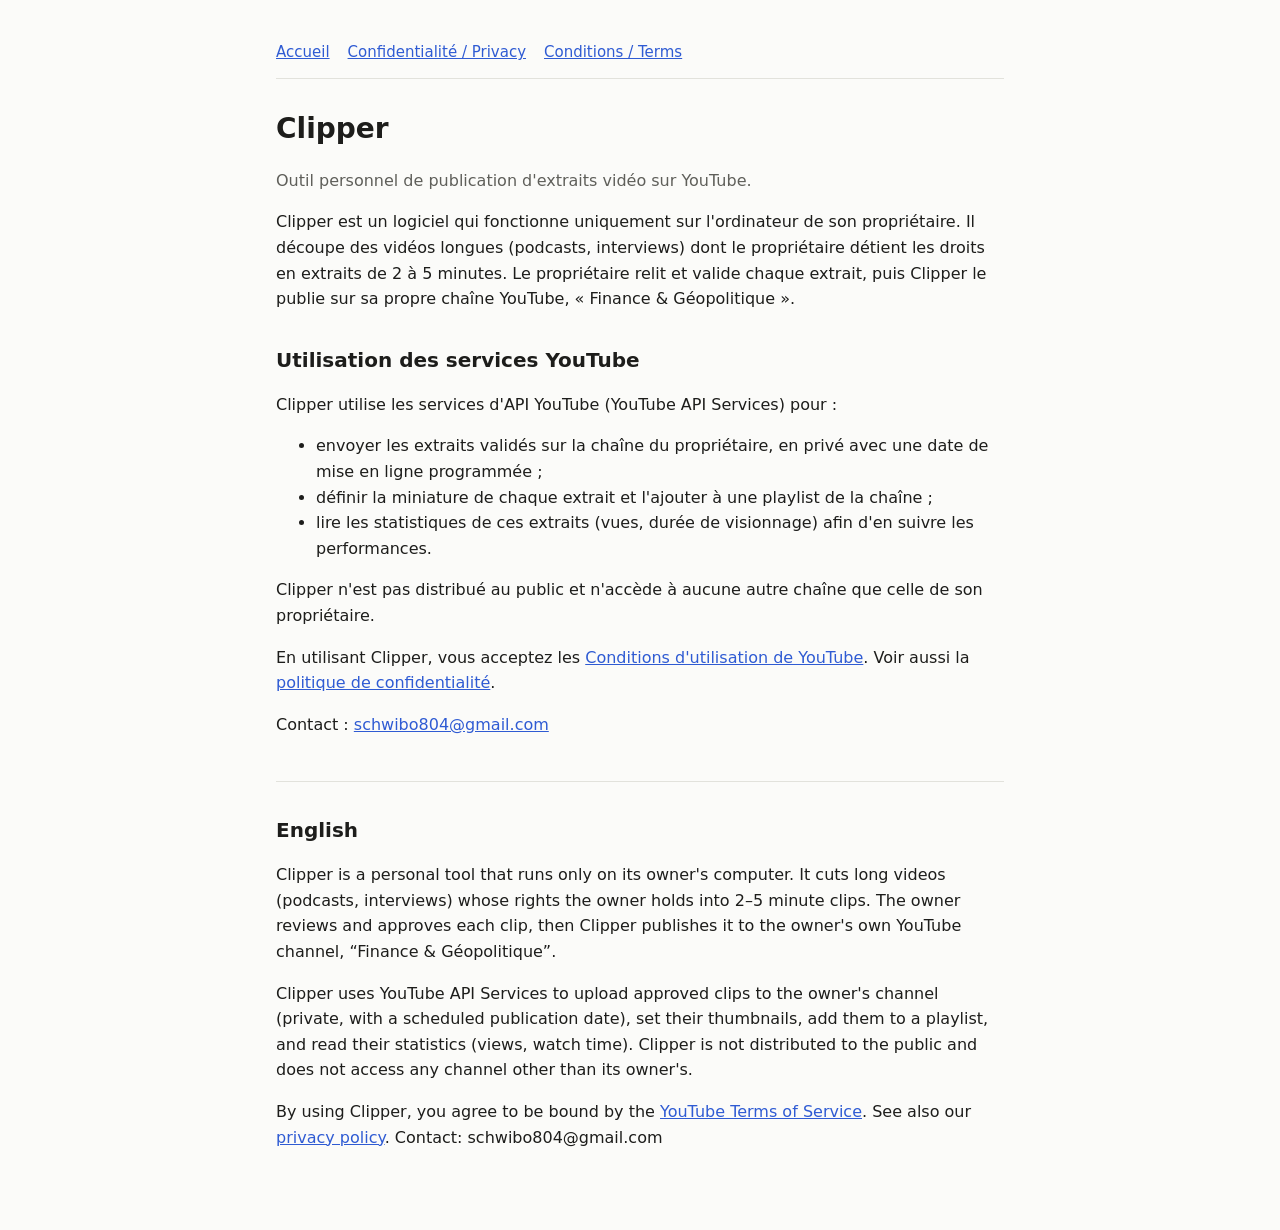
<file: index.html>
<!doctype html>
<html lang="fr">
<head>
<meta charset="utf-8">
<meta name="viewport" content="width=device-width, initial-scale=1">
<meta name="google-site-verification" content="MTquy3tRxtunpbEa5h59zuQDjsoPejM9DNvMOtLiqFQ" />
<title>Clipper</title>
<link rel="stylesheet" href="style.css">
</head>
<body>
<main>
<nav><a href="index.html">Accueil</a><a href="confidentialite.html">Confidentialité / Privacy</a><a href="conditions.html">Conditions / Terms</a></nav>

<h1>Clipper</h1>
<p class="doux">Outil personnel de publication d'extraits vidéo sur YouTube.</p>

<p>Clipper est un logiciel qui fonctionne uniquement sur l'ordinateur de son propriétaire. Il découpe des vidéos longues
(podcasts, interviews) dont le propriétaire détient les droits en extraits de 2 à 5 minutes. Le propriétaire relit et
valide chaque extrait, puis Clipper le publie sur sa propre chaîne YouTube, « Finance &amp; Géopolitique ».</p>

<h2>Utilisation des services YouTube</h2>
<p>Clipper utilise les services d'API YouTube (YouTube API Services) pour :</p>
<ul>
  <li>envoyer les extraits validés sur la chaîne du propriétaire, en privé avec une date de mise en ligne programmée ;</li>
  <li>définir la miniature de chaque extrait et l'ajouter à une playlist de la chaîne ;</li>
  <li>lire les statistiques de ces extraits (vues, durée de visionnage) afin d'en suivre les performances.</li>
</ul>
<p>Clipper n'est pas distribué au public et n'accède à aucune autre chaîne que celle de son propriétaire.</p>
<p>En utilisant Clipper, vous acceptez les <a href="https://www.youtube.com/t/terms">Conditions d'utilisation de YouTube</a>.
Voir aussi la <a href="confidentialite.html">politique de confidentialité</a>.</p>

<p>Contact : <a href="mailto:schwibo804@gmail.com">schwibo804@gmail.com</a></p>

<hr>
<h2 lang="en">English</h2>
<div lang="en">
<p>Clipper is a personal tool that runs only on its owner's computer. It cuts long videos (podcasts, interviews) whose
rights the owner holds into 2–5 minute clips. The owner reviews and approves each clip, then Clipper publishes it to
the owner's own YouTube channel, “Finance &amp; Géopolitique”.</p>
<p>Clipper uses YouTube API Services to upload approved clips to the owner's channel (private, with a scheduled
publication date), set their thumbnails, add them to a playlist, and read their statistics (views, watch time).
Clipper is not distributed to the public and does not access any channel other than its owner's.</p>
<p>By using Clipper, you agree to be bound by the <a href="https://www.youtube.com/t/terms">YouTube Terms of Service</a>.
See also our <a href="confidentialite.html#en">privacy policy</a>. Contact: schwibo804@gmail.com</p>
</div>
</main>
</body>
</html>
</file>
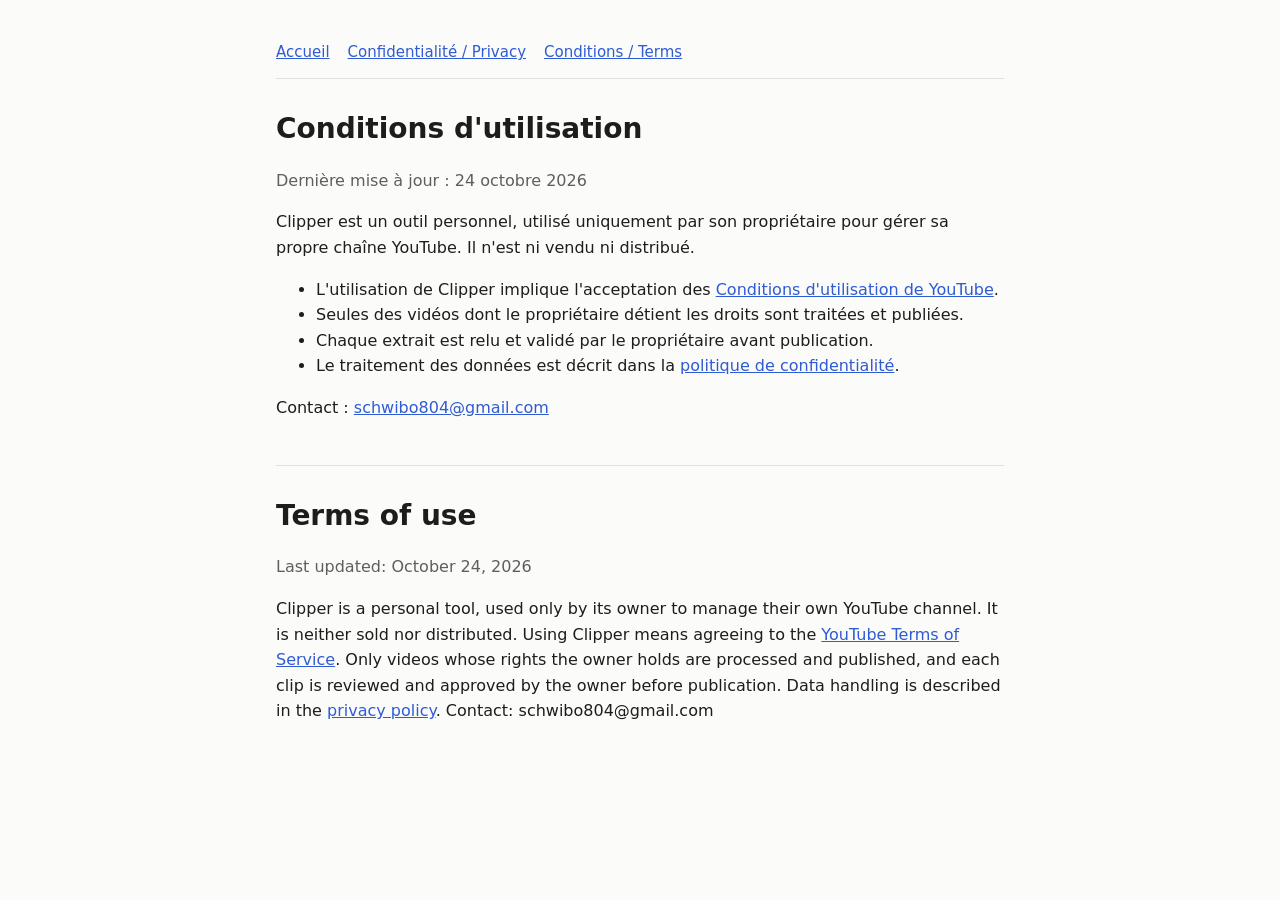
<file: conditions.html>
<!doctype html>
<html lang="fr">
<head>
<meta charset="utf-8">
<meta name="viewport" content="width=device-width, initial-scale=1">
<title>Clipper — Conditions</title>
<link rel="stylesheet" href="style.css">
</head>
<body>
<main>
<nav><a href="index.html">Accueil</a><a href="confidentialite.html">Confidentialité / Privacy</a><a href="conditions.html">Conditions / Terms</a></nav>

<h1>Conditions d'utilisation</h1>
<p class="doux">Dernière mise à jour : 24 octobre 2026</p>

<p>Clipper est un outil personnel, utilisé uniquement par son propriétaire pour gérer sa propre chaîne YouTube.
Il n'est ni vendu ni distribué.</p>
<ul>
  <li>L'utilisation de Clipper implique l'acceptation des
      <a href="https://www.youtube.com/t/terms">Conditions d'utilisation de YouTube</a>.</li>
  <li>Seules des vidéos dont le propriétaire détient les droits sont traitées et publiées.</li>
  <li>Chaque extrait est relu et validé par le propriétaire avant publication.</li>
  <li>Le traitement des données est décrit dans la <a href="confidentialite.html">politique de confidentialité</a>.</li>
</ul>
<p>Contact : <a href="mailto:schwibo804@gmail.com">schwibo804@gmail.com</a></p>

<hr>
<h1 lang="en">Terms of use</h1>
<div lang="en">
<p class="doux">Last updated: October 24, 2026</p>
<p>Clipper is a personal tool, used only by its owner to manage their own YouTube channel. It is neither sold nor
distributed. Using Clipper means agreeing to the <a href="https://www.youtube.com/t/terms">YouTube Terms of Service</a>.
Only videos whose rights the owner holds are processed and published, and each clip is reviewed and approved by the
owner before publication. Data handling is described in the <a href="confidentialite.html#en">privacy policy</a>.
Contact: schwibo804@gmail.com</p>
</div>
</main>
</body>
</html>
</file>
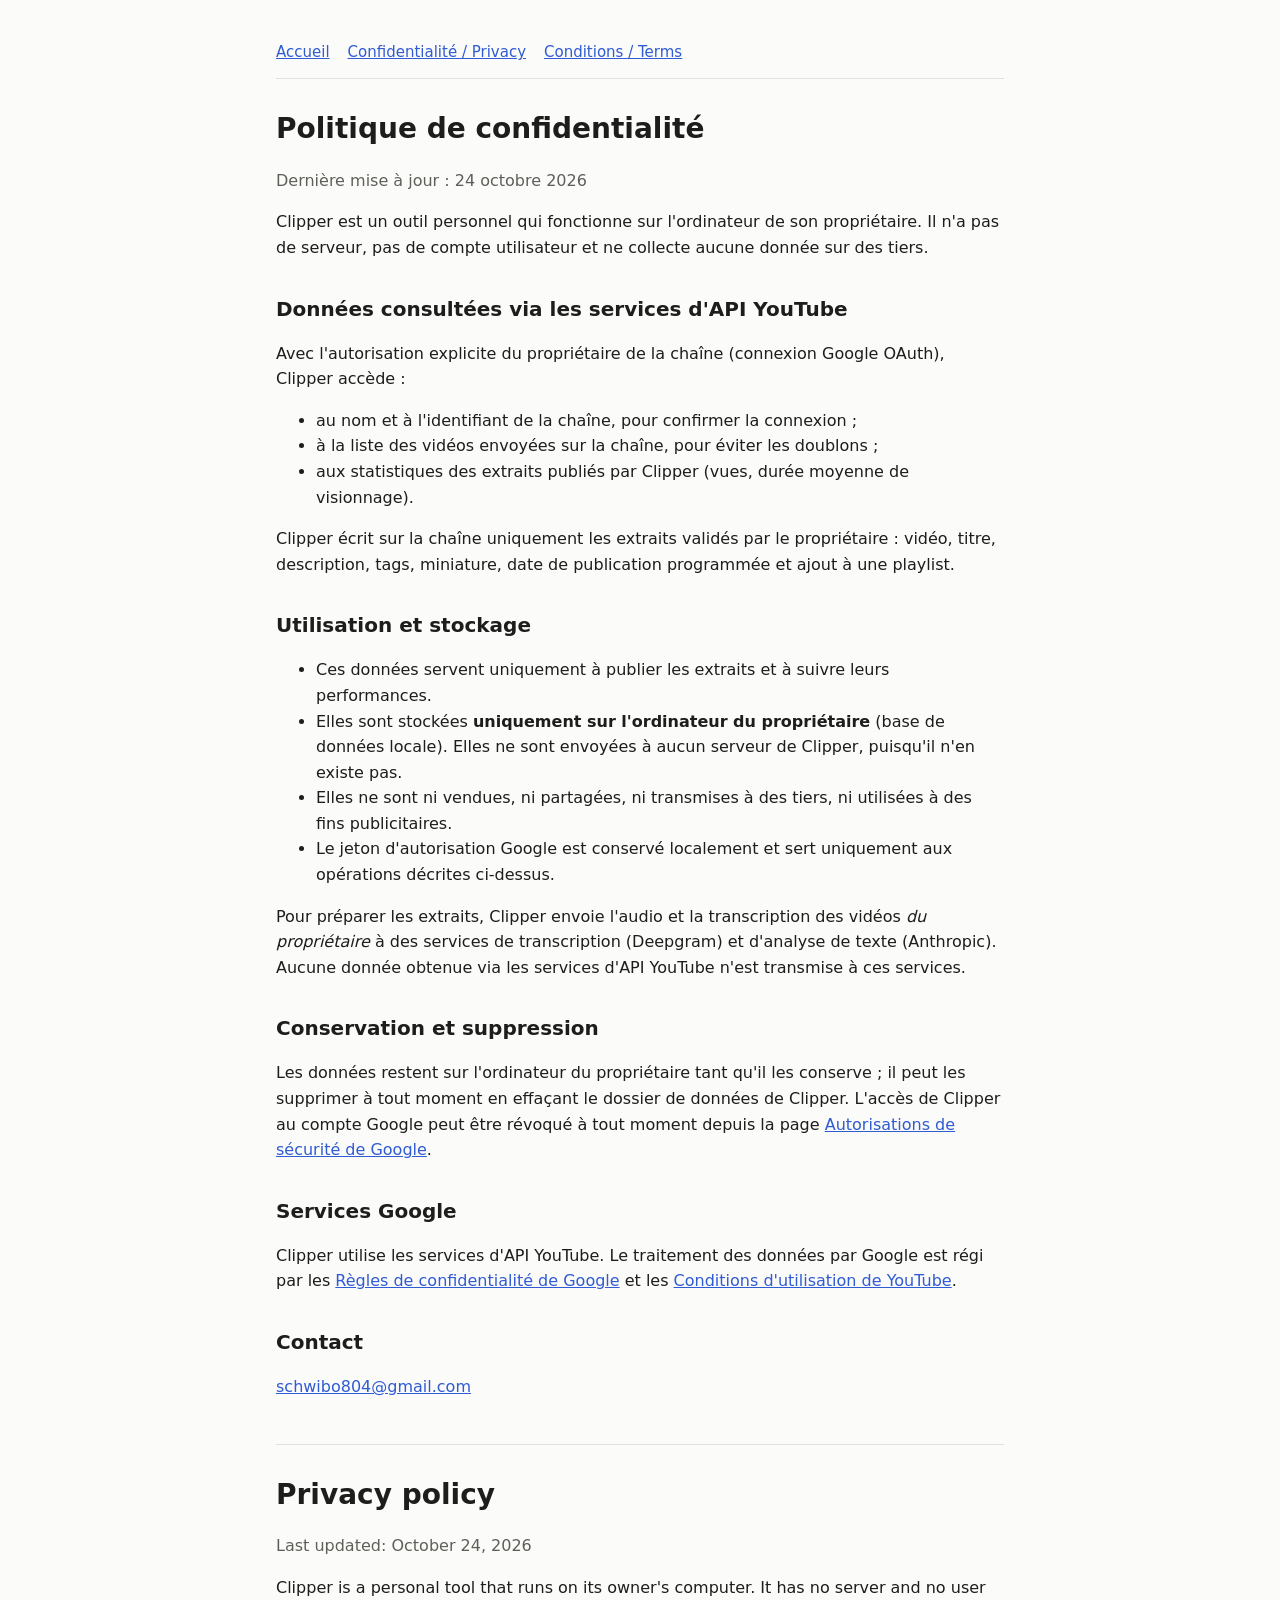
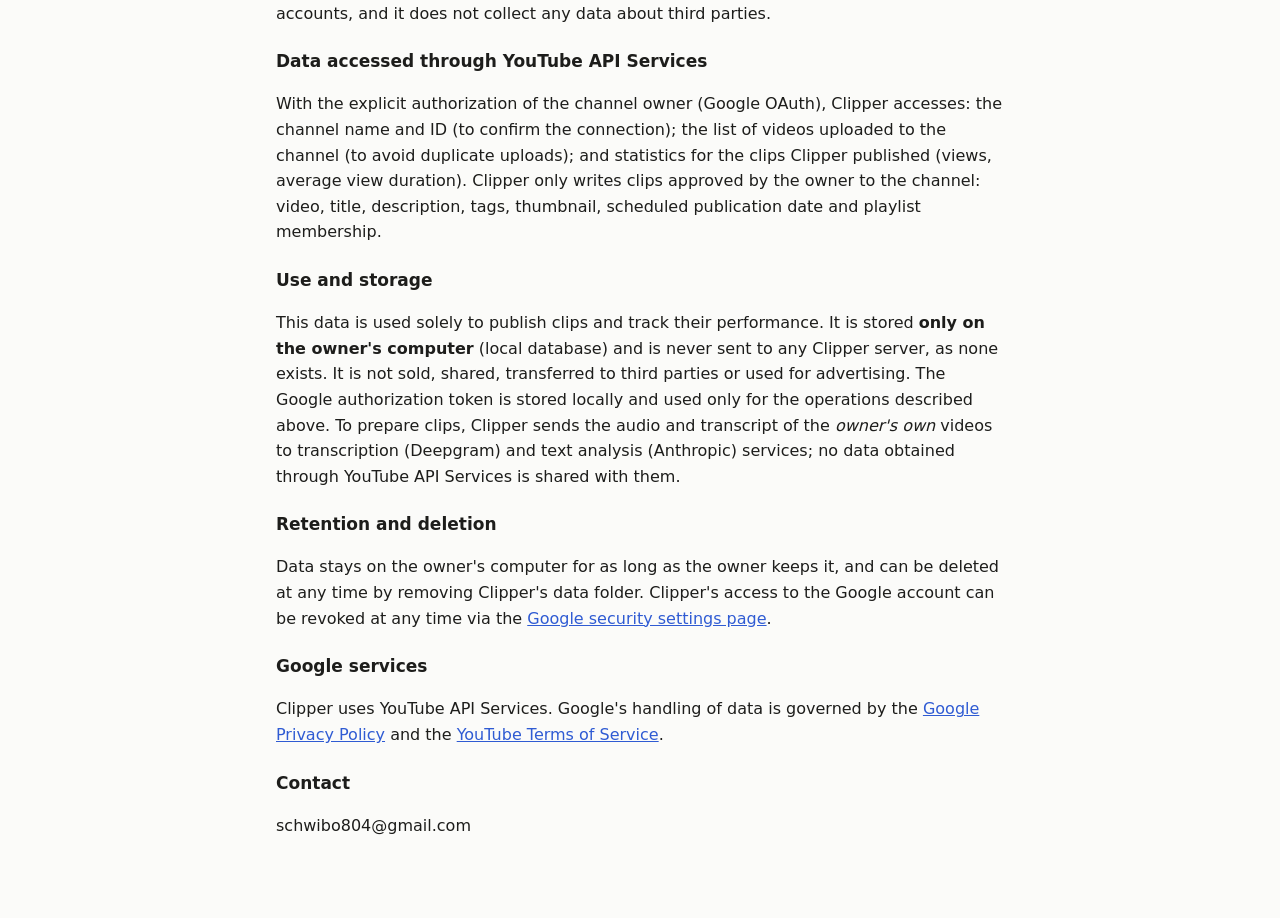
<file: confidentialite.html>
<!doctype html>
<html lang="fr">
<head>
<meta charset="utf-8">
<meta name="viewport" content="width=device-width, initial-scale=1">
<title>Clipper — Confidentialité</title>
<link rel="stylesheet" href="style.css">
</head>
<body>
<main>
<nav><a href="index.html">Accueil</a><a href="confidentialite.html">Confidentialité / Privacy</a><a href="conditions.html">Conditions / Terms</a></nav>

<h1>Politique de confidentialité</h1>
<p class="doux">Dernière mise à jour : 24 octobre 2026</p>

<p>Clipper est un outil personnel qui fonctionne sur l'ordinateur de son propriétaire. Il n'a pas de serveur, pas de
compte utilisateur et ne collecte aucune donnée sur des tiers.</p>

<h2>Données consultées via les services d'API YouTube</h2>
<p>Avec l'autorisation explicite du propriétaire de la chaîne (connexion Google OAuth), Clipper accède :</p>
<ul>
  <li>au nom et à l'identifiant de la chaîne, pour confirmer la connexion ;</li>
  <li>à la liste des vidéos envoyées sur la chaîne, pour éviter les doublons ;</li>
  <li>aux statistiques des extraits publiés par Clipper (vues, durée moyenne de visionnage).</li>
</ul>
<p>Clipper écrit sur la chaîne uniquement les extraits validés par le propriétaire : vidéo, titre, description, tags,
miniature, date de publication programmée et ajout à une playlist.</p>

<h2>Utilisation et stockage</h2>
<ul>
  <li>Ces données servent uniquement à publier les extraits et à suivre leurs performances.</li>
  <li>Elles sont stockées <strong>uniquement sur l'ordinateur du propriétaire</strong> (base de données locale). Elles ne sont
      envoyées à aucun serveur de Clipper, puisqu'il n'en existe pas.</li>
  <li>Elles ne sont ni vendues, ni partagées, ni transmises à des tiers, ni utilisées à des fins publicitaires.</li>
  <li>Le jeton d'autorisation Google est conservé localement et sert uniquement aux opérations décrites ci-dessus.</li>
</ul>
<p>Pour préparer les extraits, Clipper envoie l'audio et la transcription des vidéos <em>du propriétaire</em> à des services
de transcription (Deepgram) et d'analyse de texte (Anthropic). Aucune donnée obtenue via les services d'API YouTube
n'est transmise à ces services.</p>

<h2>Conservation et suppression</h2>
<p>Les données restent sur l'ordinateur du propriétaire tant qu'il les conserve ; il peut les supprimer à tout moment en
effaçant le dossier de données de Clipper. L'accès de Clipper au compte Google peut être révoqué à tout moment depuis la
page <a href="https://security.google.com/settings/security/permissions">Autorisations de sécurité de Google</a>.</p>

<h2>Services Google</h2>
<p>Clipper utilise les services d'API YouTube. Le traitement des données par Google est régi par les
<a href="https://policies.google.com/privacy">Règles de confidentialité de Google</a> et les
<a href="https://www.youtube.com/t/terms">Conditions d'utilisation de YouTube</a>.</p>

<h2>Contact</h2>
<p><a href="mailto:schwibo804@gmail.com">schwibo804@gmail.com</a></p>

<hr>
<h1 id="en" lang="en">Privacy policy</h1>
<div lang="en">
<p class="doux">Last updated: October 24, 2026</p>
<p>Clipper is a personal tool that runs on its owner's computer. It has no server and no user accounts, and it does not
collect any data about third parties.</p>
<h3>Data accessed through YouTube API Services</h3>
<p>With the explicit authorization of the channel owner (Google OAuth), Clipper accesses: the channel name and ID (to
confirm the connection); the list of videos uploaded to the channel (to avoid duplicate uploads); and statistics for
the clips Clipper published (views, average view duration). Clipper only writes clips approved by the owner to the
channel: video, title, description, tags, thumbnail, scheduled publication date and playlist membership.</p>
<h3>Use and storage</h3>
<p>This data is used solely to publish clips and track their performance. It is stored <strong>only on the owner's
computer</strong> (local database) and is never sent to any Clipper server, as none exists. It is not sold, shared,
transferred to third parties or used for advertising. The Google authorization token is stored locally and used only
for the operations described above. To prepare clips, Clipper sends the audio and transcript of the <em>owner's own</em>
videos to transcription (Deepgram) and text analysis (Anthropic) services; no data obtained through YouTube API Services
is shared with them.</p>
<h3>Retention and deletion</h3>
<p>Data stays on the owner's computer for as long as the owner keeps it, and can be deleted at any time by removing
Clipper's data folder. Clipper's access to the Google account can be revoked at any time via the
<a href="https://security.google.com/settings/security/permissions">Google security settings page</a>.</p>
<h3>Google services</h3>
<p>Clipper uses YouTube API Services. Google's handling of data is governed by the
<a href="https://policies.google.com/privacy">Google Privacy Policy</a> and the
<a href="https://www.youtube.com/t/terms">YouTube Terms of Service</a>.</p>
<h3>Contact</h3>
<p>schwibo804@gmail.com</p>
</div>
</main>
</body>
</html>
</file>
<file: style.css>
:root { --fond: #fbfbf9; --texte: #1d1d1b; --doux: #5f5f5a; --bord: #e2e2dc; --accent: #2f5bd3; }
@media (prefers-color-scheme: dark) {
  :root { --fond: #161615; --texte: #ececea; --doux: #a3a39d; --bord: #33332f; --accent: #7d9cf0; }
}
* { box-sizing: border-box; }
body { margin: 0; background: var(--fond); color: var(--texte);
       font: 16px/1.6 system-ui, -apple-system, "Segoe UI", sans-serif; }
main { max-width: 760px; margin: 0 auto; padding: 40px 16px 64px; }
nav { display: flex; gap: 18px; flex-wrap: wrap; padding-bottom: 14px; border-bottom: 1px solid var(--bord); font-size: 15px; }
a { color: var(--accent); }
h1 { font-size: 28px; margin: 28px 0 6px; }
h2 { font-size: 20px; margin: 32px 0 8px; }
h3 { font-size: 17px; margin: 22px 0 6px; }
.doux { color: var(--doux); }
hr { border: 0; border-top: 1px solid var(--bord); margin: 44px 0 8px; }
</file>
